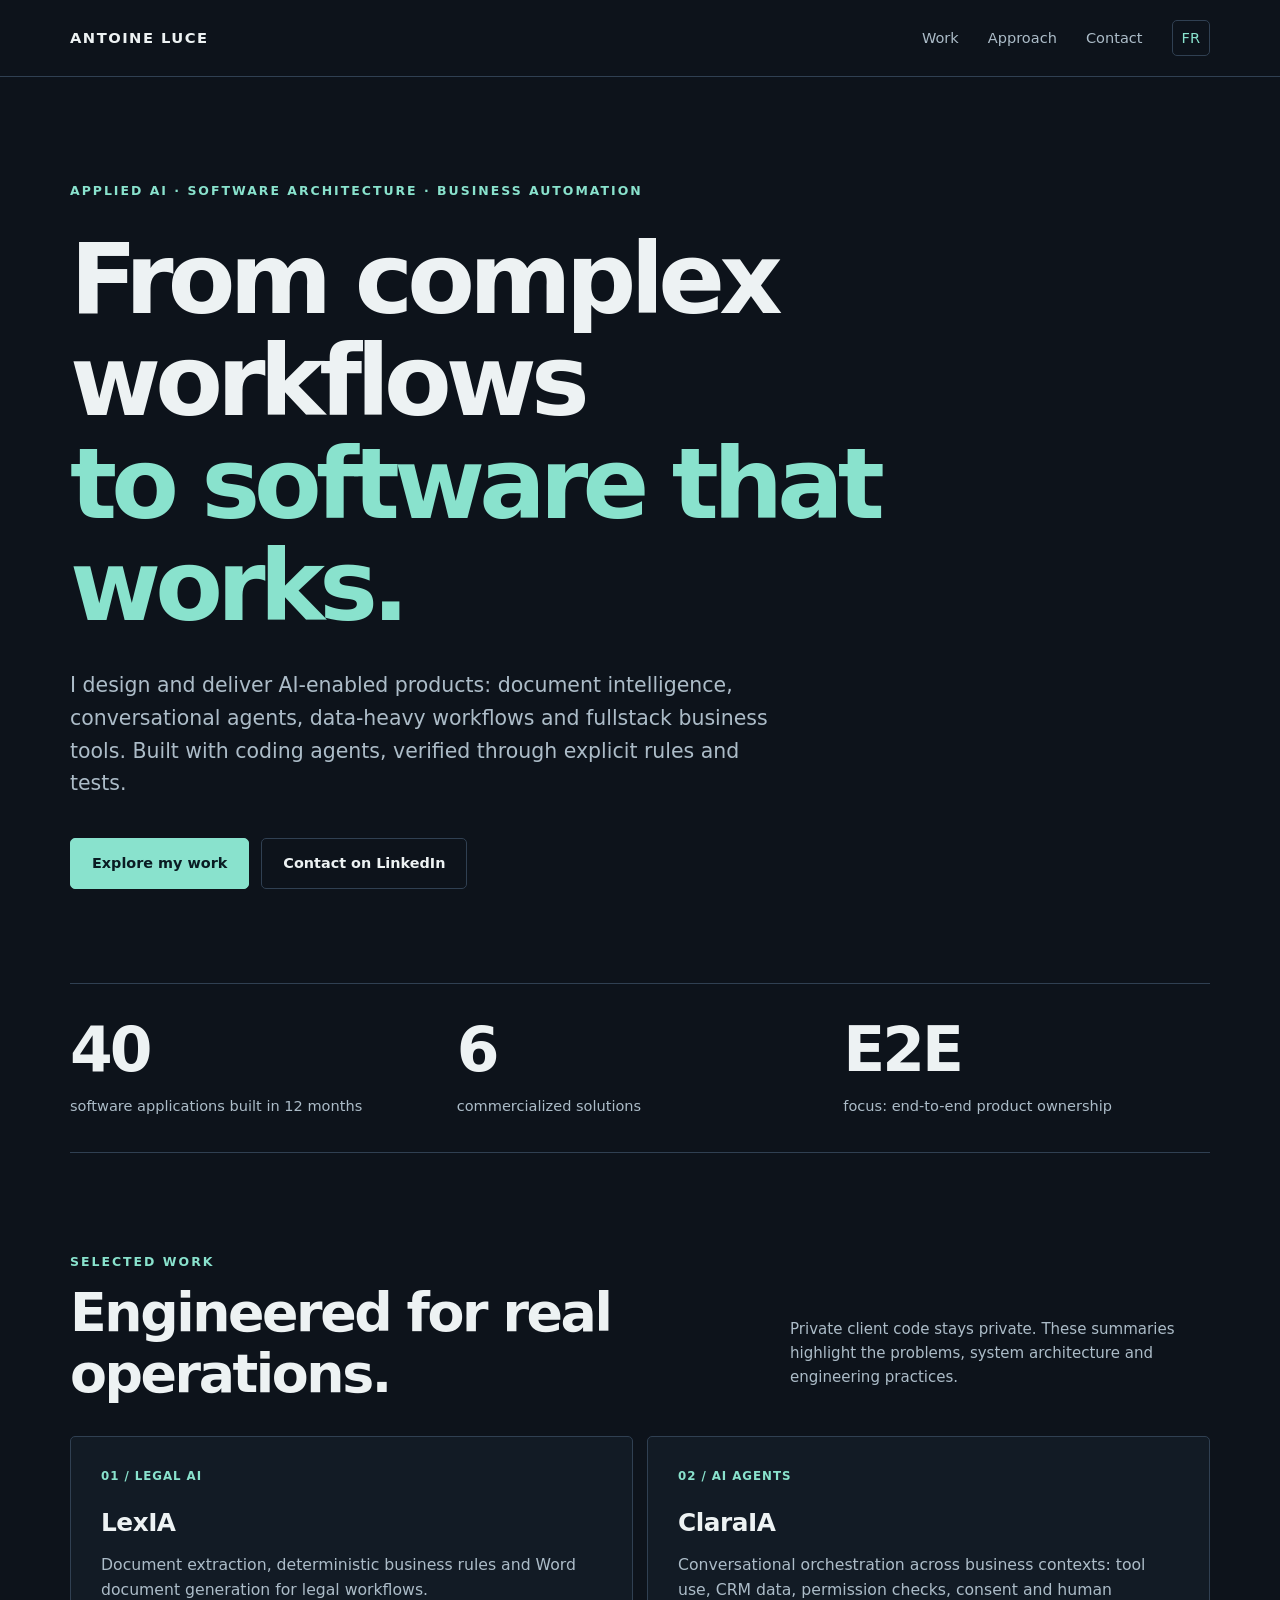
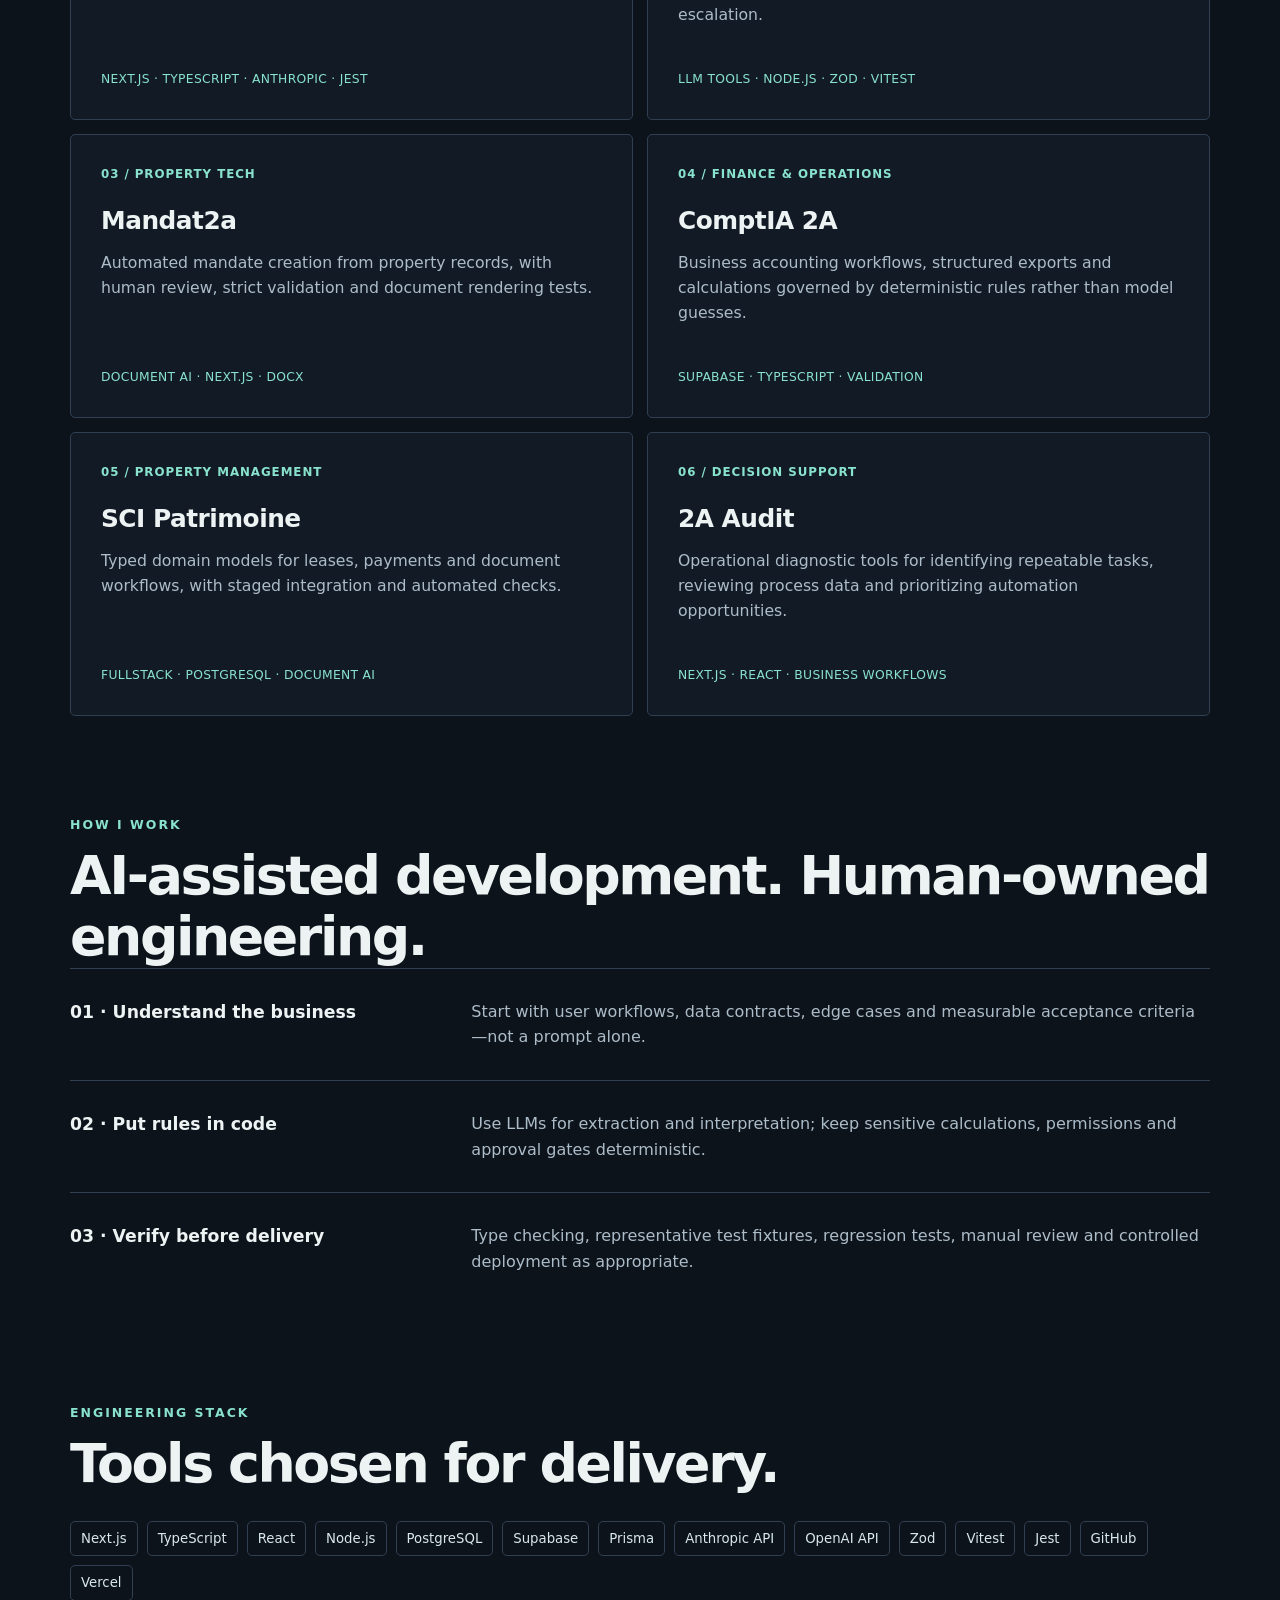
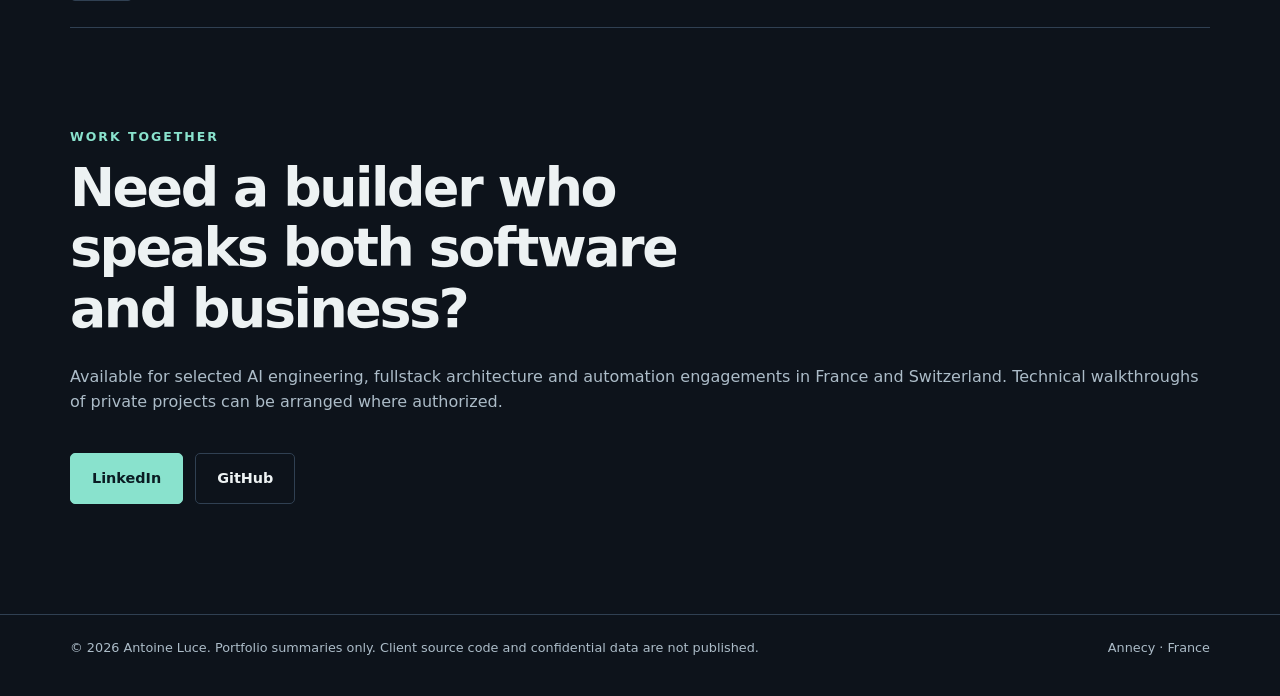
<file: index.html>
<!doctype html>
<html lang="en">
<head>
<meta charset="utf-8">
<meta name="viewport" content="width=device-width,initial-scale=1">
<meta name="description" content="Antoine Luce designs and delivers AI-enabled business applications: LLM agents, document automation, deterministic workflows and fullstack products.">
<meta name="robots" content="index,follow">
<meta name="theme-color" content="#0d131b">
<title>Antoine Luce — AI Engineer &amp; Fullstack Software Architect</title>
<link rel="stylesheet" href="assets/style.css">
</head>
<body>
<header><nav class="wrap" aria-label="Navigation principale"><a class="brand" href="index.html">ANTOINE LUCE</a><div class="navlinks"><a class="optional" href="#work">Work</a><a class="optional" href="#approach">Approach</a><a href="#contact">Contact</a><a class="lang" href="fr.html" lang="fr">FR</a></div></nav></header>
<main>
<div class="wrap"><div class="hero"><div class="eyebrow">Applied AI · Software architecture · Business automation</div><h1>From complex workflows<br><em>to software that works.</em></h1><p class="lead">I design and deliver AI-enabled products: document intelligence, conversational agents, data-heavy workflows and fullstack business tools. Built with coding agents, verified through explicit rules and tests.</p><div class="actions"><a class="action primary" href="#work">Explore my work</a><a class="action" target="_blank" rel="noopener noreferrer" href="https://www.linkedin.com/in/antoine-luce-01a2ba17b">Contact on LinkedIn</a></div></div></div>
<div class="wrap"><div class="numbers" aria-label="Key portfolio statistics"><div class="number"><strong>40</strong><span>software applications built in 12 months</span></div><div class="number"><strong>6</strong><span>commercialized solutions</span></div><div class="number"><strong>E2E</strong><span>focus: end-to-end product ownership</span></div></div></div>
<section id="work" class="wrap"><div class="section-head"><div><div class="eyebrow">Selected work</div><h2>Engineered for real operations.</h2></div><p class="small">Private client code stays private. These summaries highlight the problems, system architecture and engineering practices.</p></div><div class="work-grid"><article class="work"><div class="kicker">01 / Legal AI</div><h3>LexIA</h3><p>Document extraction, deterministic business rules and Word document generation for legal workflows.</p><div class="chips">NEXT.JS · TYPESCRIPT · ANTHROPIC · JEST</div></article>
<article class="work"><div class="kicker">02 / AI agents</div><h3>ClaraIA</h3><p>Conversational orchestration across business contexts: tool use, CRM data, permission checks, consent and human escalation.</p><div class="chips">LLM TOOLS · NODE.JS · ZOD · VITEST</div></article>
<article class="work"><div class="kicker">03 / Property tech</div><h3>Mandat2a</h3><p>Automated mandate creation from property records, with human review, strict validation and document rendering tests.</p><div class="chips">DOCUMENT AI · NEXT.JS · DOCX</div></article>
<article class="work"><div class="kicker">04 / Finance &amp; operations</div><h3>ComptIA 2A</h3><p>Business accounting workflows, structured exports and calculations governed by deterministic rules rather than model guesses.</p><div class="chips">SUPABASE · TYPESCRIPT · VALIDATION</div></article>
<article class="work"><div class="kicker">05 / Property management</div><h3>SCI Patrimoine</h3><p>Typed domain models for leases, payments and document workflows, with staged integration and automated checks.</p><div class="chips">FULLSTACK · POSTGRESQL · DOCUMENT AI</div></article>
<article class="work"><div class="kicker">06 / Decision support</div><h3>2A Audit</h3><p>Operational diagnostic tools for identifying repeatable tasks, reviewing process data and prioritizing automation opportunities.</p><div class="chips">NEXT.JS · REACT · BUSINESS WORKFLOWS</div></article></div></section>
<section id="approach" class="wrap"><div class="eyebrow">How I work</div><h2>AI-assisted development. Human-owned engineering.</h2><div class="long"><h3>01 · Understand the business</h3><p>Start with user workflows, data contracts, edge cases and measurable acceptance criteria—not a prompt alone.</p></div>
<div class="long"><h3>02 · Put rules in code</h3><p>Use LLMs for extraction and interpretation; keep sensitive calculations, permissions and approval gates deterministic.</p></div>
<div class="long"><h3>03 · Verify before delivery</h3><p>Type checking, representative test fixtures, regression tests, manual review and controlled deployment as appropriate.</p></div></section>
<section class="wrap"><div class="eyebrow">Engineering stack</div><h2>Tools chosen for delivery.</h2><div class="stack"><span>Next.js</span><span>TypeScript</span><span>React</span><span>Node.js</span><span>PostgreSQL</span><span>Supabase</span><span>Prisma</span><span>Anthropic API</span><span>OpenAI API</span><span>Zod</span><span>Vitest</span><span>Jest</span><span>GitHub</span><span>Vercel</span></div></section>
<section id="contact" class="wrap contact"><div class="eyebrow">Work together</div><h2>Need a builder who speaks both software and business?</h2><p>Available for selected AI engineering, fullstack architecture and automation engagements in France and Switzerland. Technical walkthroughs of private projects can be arranged where authorized.</p><div class="actions"><a class="action primary" target="_blank" rel="noopener noreferrer" href="https://www.linkedin.com/in/antoine-luce-01a2ba17b">LinkedIn</a><a class="action" target="_blank" rel="noopener noreferrer" href="https://github.com/antoine-luce">GitHub</a></div></section>
</main>
<footer><div class="wrap"><span>© 2026 Antoine Luce. Portfolio summaries only. Client source code and confidential data are not published.</span><span>Annecy · France</span></div></footer>
</body>
</html>
</file>
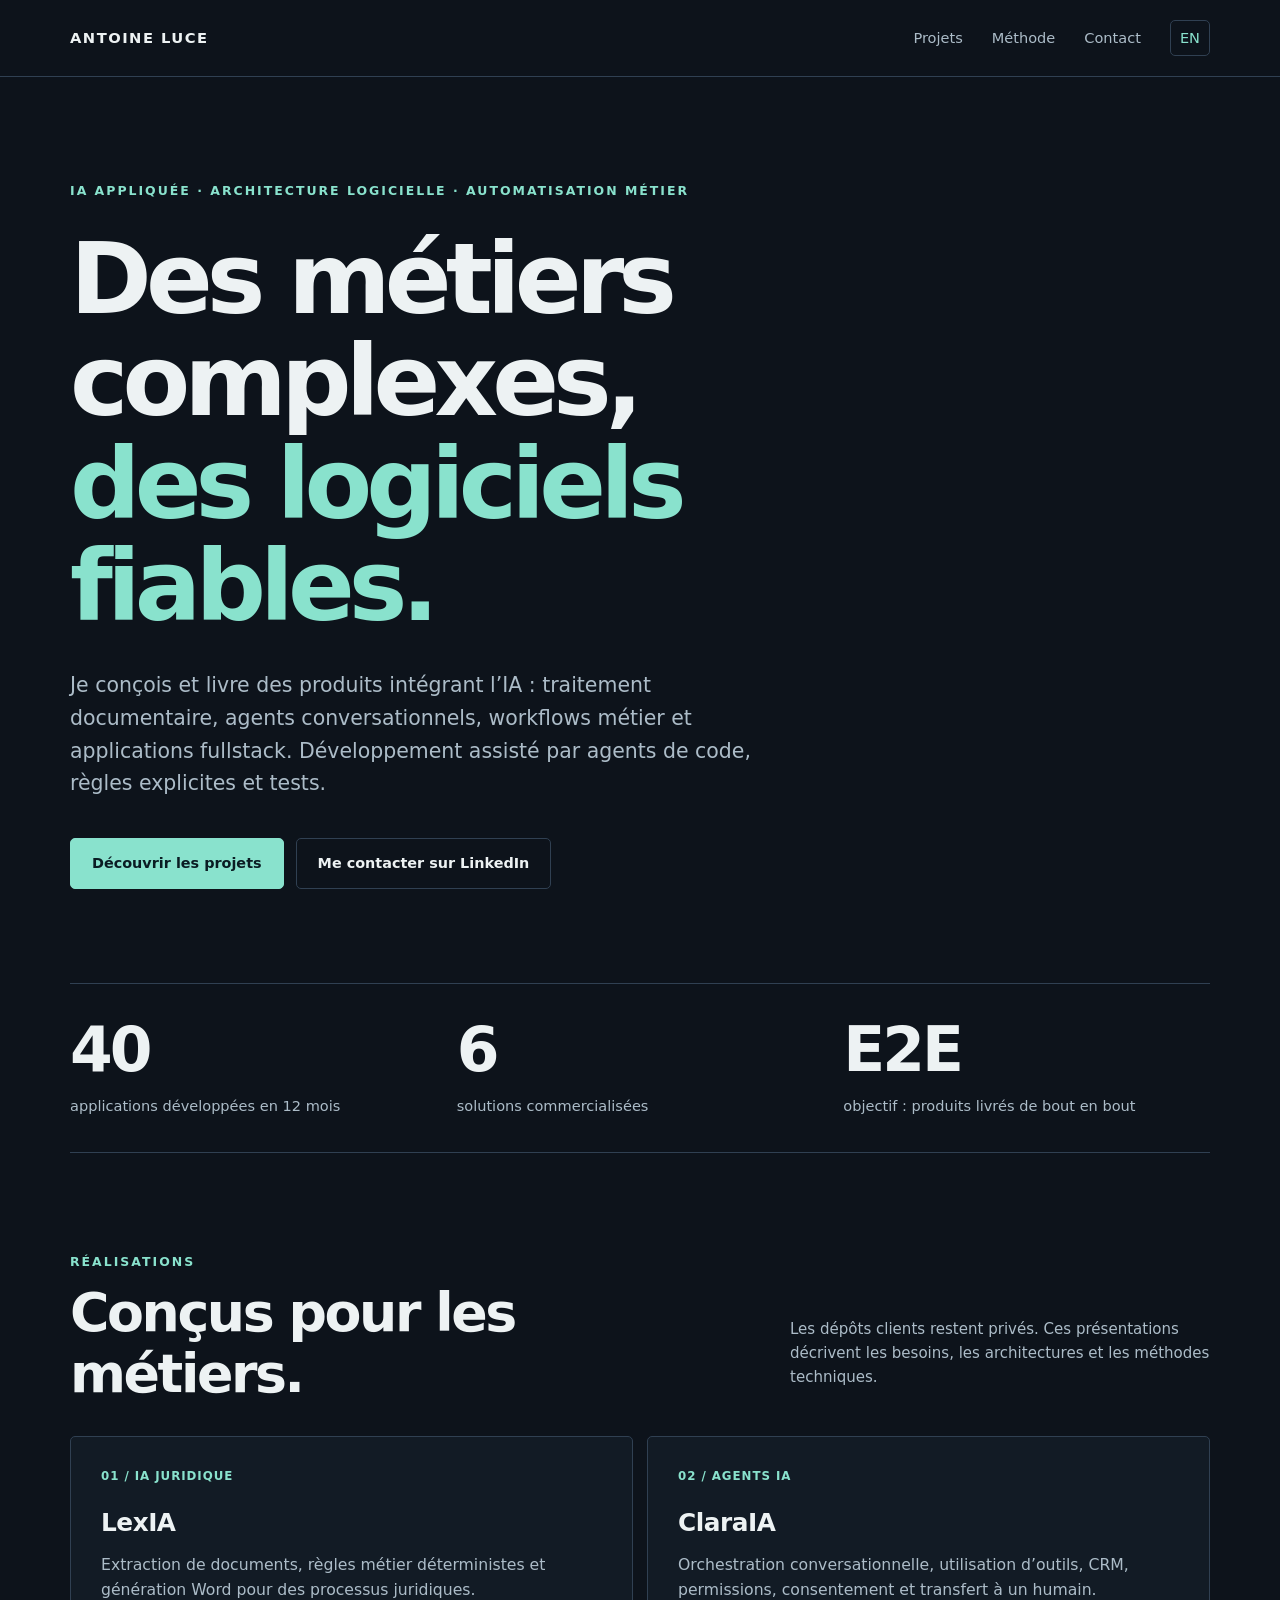
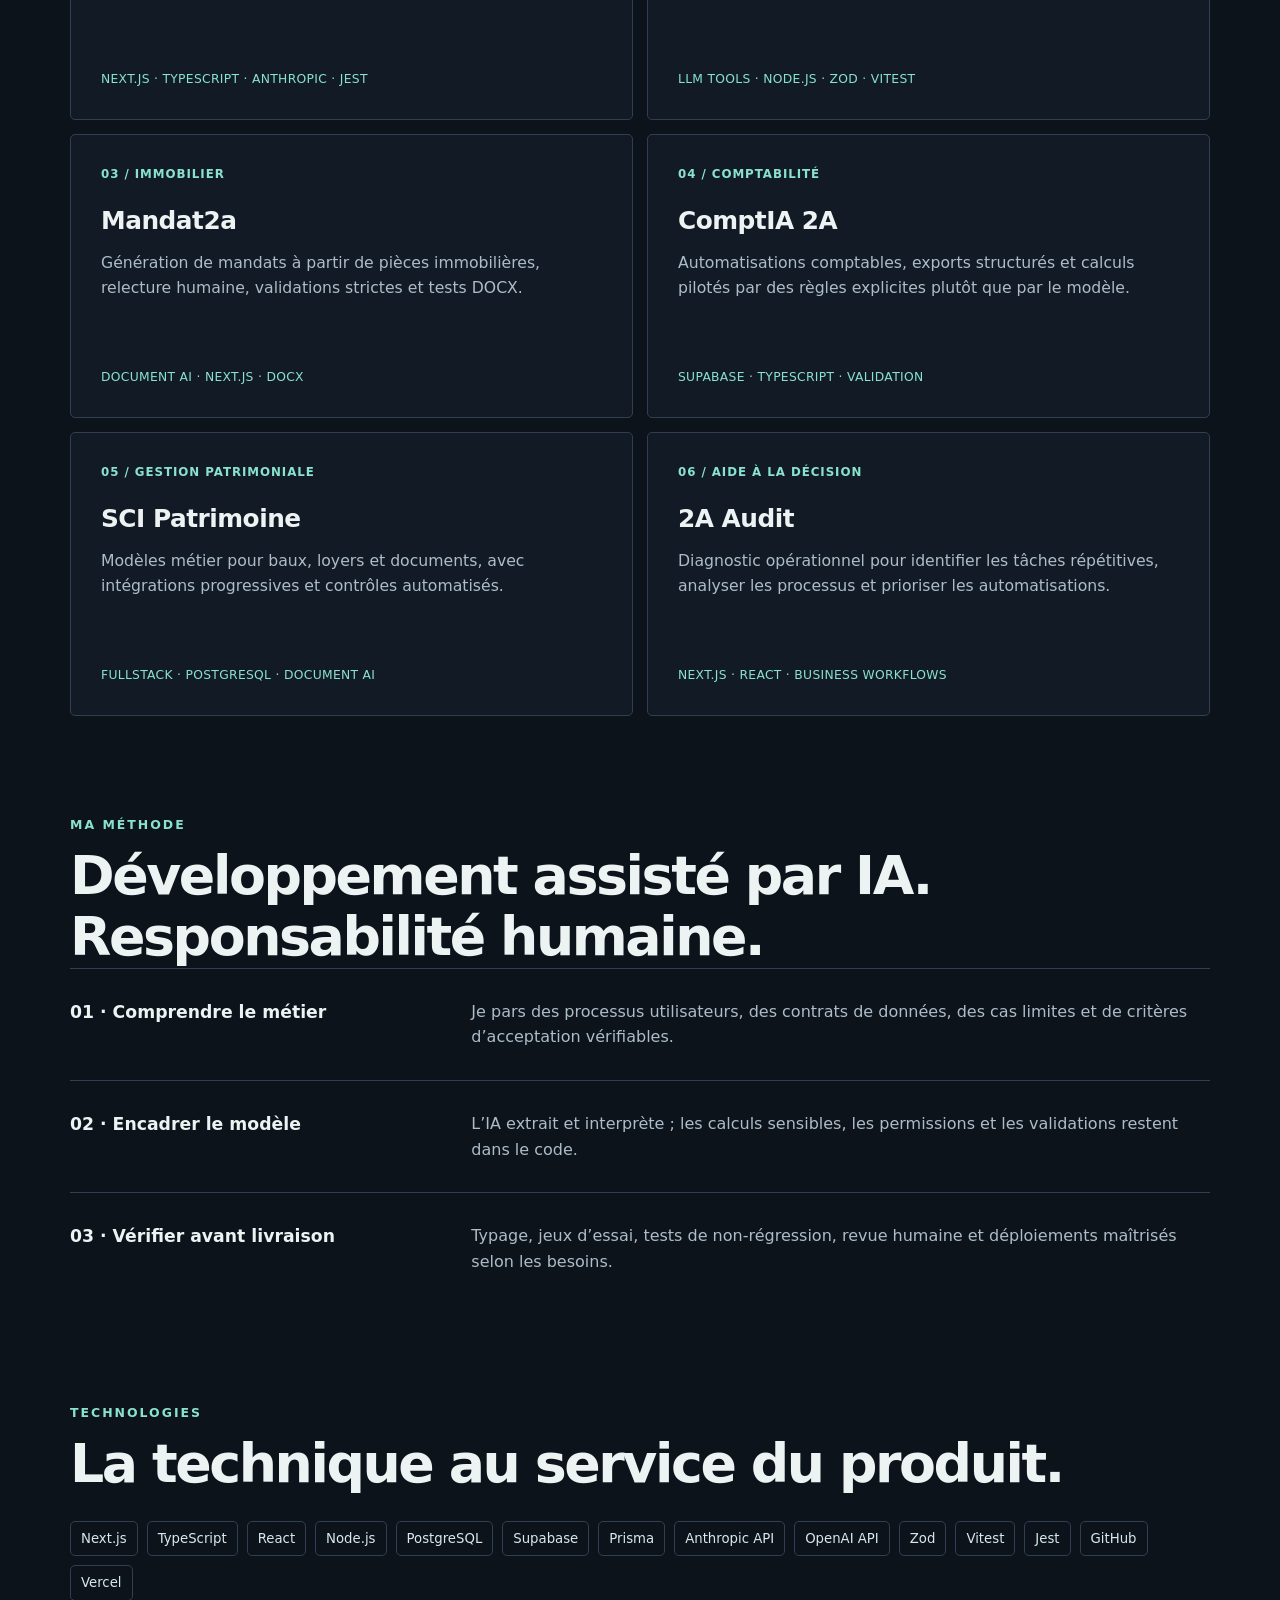
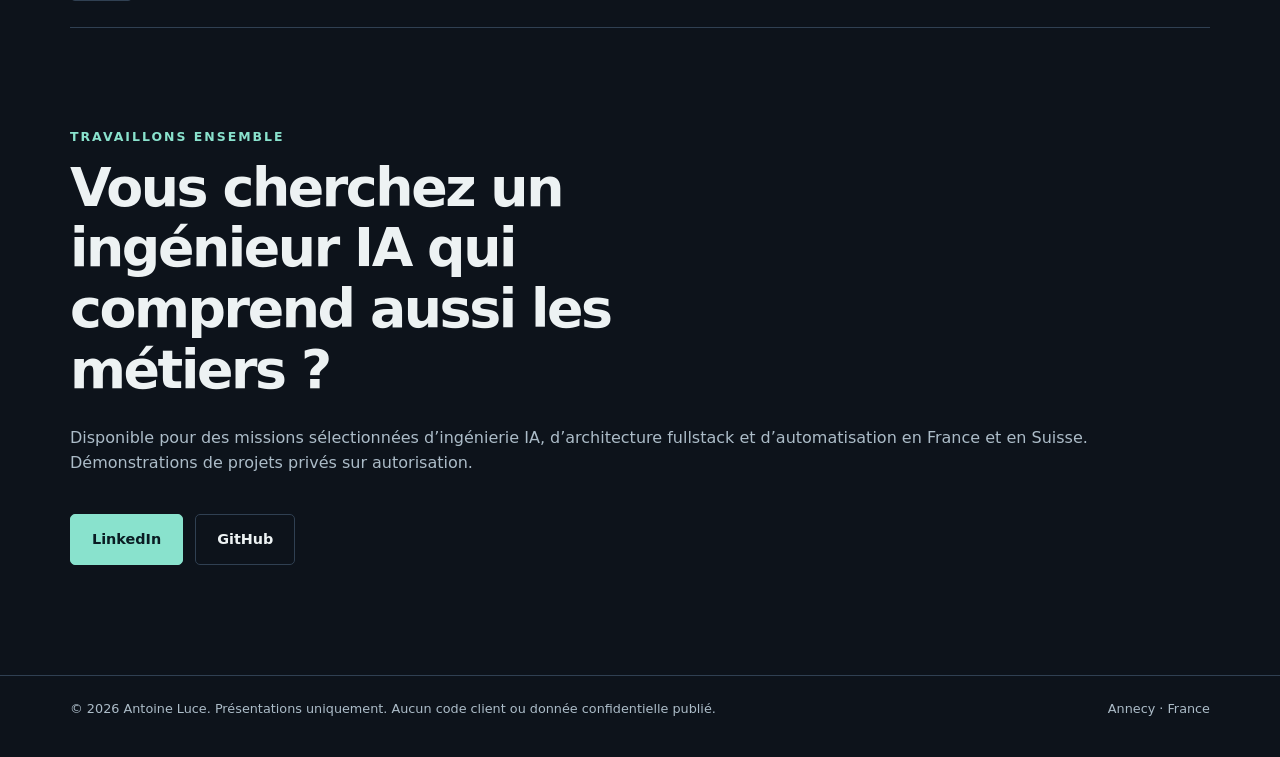
<file: fr.html>
<!doctype html>
<html lang="fr">
<head>
<meta charset="utf-8">
<meta name="viewport" content="width=device-width,initial-scale=1">
<meta name="description" content="Antoine Luce conçoit des logiciels métiers avec IA : agents LLM, automatisation documentaire, règles déterministes et applications fullstack.">
<meta name="robots" content="index,follow">
<meta name="theme-color" content="#0d131b">
<title>Antoine Luce — Ingénieur IA &amp; Architecte logiciel Fullstack</title>
<link rel="stylesheet" href="assets/style.css">
</head>
<body>
<header><nav class="wrap" aria-label="Navigation principale"><a class="brand" href="index.html">ANTOINE LUCE</a><div class="navlinks"><a class="optional" href="#work">Projets</a><a class="optional" href="#approach">Méthode</a><a href="#contact">Contact</a><a class="lang" href="index.html" lang="en">EN</a></div></nav></header>
<main>
<div class="wrap"><div class="hero"><div class="eyebrow">IA appliquée · Architecture logicielle · Automatisation métier</div><h1>Des métiers complexes,<br><em>des logiciels fiables.</em></h1><p class="lead">Je conçois et livre des produits intégrant l’IA : traitement documentaire, agents conversationnels, workflows métier et applications fullstack. Développement assisté par agents de code, règles explicites et tests.</p><div class="actions"><a class="action primary" href="#work">Découvrir les projets</a><a class="action" target="_blank" rel="noopener noreferrer" href="https://www.linkedin.com/in/antoine-luce-01a2ba17b">Me contacter sur LinkedIn</a></div></div></div>
<div class="wrap"><div class="numbers" aria-label="Key portfolio statistics"><div class="number"><strong>40</strong><span>applications développées en 12 mois</span></div><div class="number"><strong>6</strong><span>solutions commercialisées</span></div><div class="number"><strong>E2E</strong><span>objectif : produits livrés de bout en bout</span></div></div></div>
<section id="work" class="wrap"><div class="section-head"><div><div class="eyebrow">Réalisations</div><h2>Conçus pour les métiers.</h2></div><p class="small">Les dépôts clients restent privés. Ces présentations décrivent les besoins, les architectures et les méthodes techniques.</p></div><div class="work-grid"><article class="work"><div class="kicker">01 / IA juridique</div><h3>LexIA</h3><p>Extraction de documents, règles métier déterministes et génération Word pour des processus juridiques.</p><div class="chips">NEXT.JS · TYPESCRIPT · ANTHROPIC · JEST</div></article>
<article class="work"><div class="kicker">02 / Agents IA</div><h3>ClaraIA</h3><p>Orchestration conversationnelle, utilisation d’outils, CRM, permissions, consentement et transfert à un humain.</p><div class="chips">LLM TOOLS · NODE.JS · ZOD · VITEST</div></article>
<article class="work"><div class="kicker">03 / Immobilier</div><h3>Mandat2a</h3><p>Génération de mandats à partir de pièces immobilières, relecture humaine, validations strictes et tests DOCX.</p><div class="chips">DOCUMENT AI · NEXT.JS · DOCX</div></article>
<article class="work"><div class="kicker">04 / Comptabilité</div><h3>ComptIA 2A</h3><p>Automatisations comptables, exports structurés et calculs pilotés par des règles explicites plutôt que par le modèle.</p><div class="chips">SUPABASE · TYPESCRIPT · VALIDATION</div></article>
<article class="work"><div class="kicker">05 / Gestion patrimoniale</div><h3>SCI Patrimoine</h3><p>Modèles métier pour baux, loyers et documents, avec intégrations progressives et contrôles automatisés.</p><div class="chips">FULLSTACK · POSTGRESQL · DOCUMENT AI</div></article>
<article class="work"><div class="kicker">06 / Aide à la décision</div><h3>2A Audit</h3><p>Diagnostic opérationnel pour identifier les tâches répétitives, analyser les processus et prioriser les automatisations.</p><div class="chips">NEXT.JS · REACT · BUSINESS WORKFLOWS</div></article></div></section>
<section id="approach" class="wrap"><div class="eyebrow">Ma méthode</div><h2>Développement assisté par IA. Responsabilité humaine.</h2><div class="long"><h3>01 · Comprendre le métier</h3><p>Je pars des processus utilisateurs, des contrats de données, des cas limites et de critères d’acceptation vérifiables.</p></div>
<div class="long"><h3>02 · Encadrer le modèle</h3><p>L’IA extrait et interprète ; les calculs sensibles, les permissions et les validations restent dans le code.</p></div>
<div class="long"><h3>03 · Vérifier avant livraison</h3><p>Typage, jeux d’essai, tests de non-régression, revue humaine et déploiements maîtrisés selon les besoins.</p></div></section>
<section class="wrap"><div class="eyebrow">Technologies</div><h2>La technique au service du produit.</h2><div class="stack"><span>Next.js</span><span>TypeScript</span><span>React</span><span>Node.js</span><span>PostgreSQL</span><span>Supabase</span><span>Prisma</span><span>Anthropic API</span><span>OpenAI API</span><span>Zod</span><span>Vitest</span><span>Jest</span><span>GitHub</span><span>Vercel</span></div></section>
<section id="contact" class="wrap contact"><div class="eyebrow">Travaillons ensemble</div><h2>Vous cherchez un ingénieur IA qui comprend aussi les métiers ?</h2><p>Disponible pour des missions sélectionnées d’ingénierie IA, d’architecture fullstack et d’automatisation en France et en Suisse. Démonstrations de projets privés sur autorisation.</p><div class="actions"><a class="action primary" target="_blank" rel="noopener noreferrer" href="https://www.linkedin.com/in/antoine-luce-01a2ba17b">LinkedIn</a><a class="action" target="_blank" rel="noopener noreferrer" href="https://github.com/antoine-luce">GitHub</a></div></section>
</main>
<footer><div class="wrap"><span>© 2026 Antoine Luce. Présentations uniquement. Aucun code client ou donnée confidentielle publié.</span><span>Annecy · France</span></div></footer>
</body>
</html>
</file>
<file: assets/style.css>
/* Antoine Luce — public portfolio / no external assets or client files */
:root { color-scheme: dark; --bg:#0d131b; --surface:#121b25; --line:#304052; --ink:#edf2f3; --muted:#acbcc8; --teal:#89e2cd; --soft:#182731; --max:1140px; }
* { box-sizing: border-box; }
html { scroll-behavior: smooth; }
body { margin:0; background:var(--bg); color:var(--ink); font-family:ui-sans-serif,system-ui,-apple-system,BlinkMacSystemFont,"Segoe UI",sans-serif; line-height:1.6; -webkit-font-smoothing:antialiased; }
a { color:inherit; text-decoration:none; }
a:hover { color:var(--teal); }
:focus-visible { outline:2px solid var(--teal); outline-offset:4px; }
.wrap { width:min(var(--max),calc(100% - 64px)); margin-inline:auto; }
header { border-bottom:1px solid var(--line); }
nav { min-height:76px; display:flex; align-items:center; justify-content:space-between; gap:20px; }
.brand { font-size:.92rem; font-weight:800; letter-spacing:.1em; white-space:nowrap; }
.navlinks { display:flex; align-items:center; gap:29px; color:var(--muted); font-size:.91rem; }
.lang { color:var(--teal); border:1px solid var(--line); border-radius:5px; padding:5px 9px; }
.hero { padding:104px 0 94px; max-width:950px; }
.eyebrow { color:var(--teal); font-weight:700; font-size:.78rem; letter-spacing:.16em; text-transform:uppercase; }
h1 { font-size:clamp(3.35rem,7.7vw,7.1rem); line-height:1.04; font-weight:650; letter-spacing:-.06em; margin:27px 0 31px; max-width:900px; }
h1 em { color:var(--teal); font-style:normal; }
.lead { font-size:clamp(1.02rem,1.7vw,1.28rem); color:var(--muted); max-width:700px; }
.actions { display:flex; gap:12px; flex-wrap:wrap; margin:38px 0 0; }
.action { padding:13px 21px; border:1px solid var(--line); font-size:.9rem; font-weight:700; border-radius:5px; }
.action.primary { background:var(--teal); color:#0a1c23; border-color:var(--teal); }
.action:hover { transform:translateY(-1px); }
.numbers { display:grid; grid-template-columns: repeat(3,1fr); gap:20px; border-top:1px solid var(--line); border-bottom:1px solid var(--line); padding:35px 0; }
.number strong { display:block; font-weight:650; line-height:1; font-size:clamp(2.45rem,4.8vw,4.9rem); letter-spacing:-.05em; }
.number span { display:block; margin-top:13px; color:var(--muted); font-size:.91rem; }
section { padding:99px 0 0; }
.section-head { display:flex; justify-content:space-between; align-items:end; gap:35px; margin-bottom:32px; }
h2 { font-weight:650; font-size:clamp(2rem,4.2vw,3.55rem); line-height:1.13; letter-spacing:-.045em; margin:11px 0 0; }
.small { color:var(--muted); max-width:420px; font-size:.94rem; }
.work-grid { display:grid; grid-template-columns:repeat(2,1fr); gap:14px; }
.work { background:var(--surface); padding:30px; min-height:284px; border:1px solid var(--line); border-radius:5px; display:flex; flex-direction:column; }
.work .kicker { color:var(--teal); text-transform:uppercase; letter-spacing:.08em; font-size:.74rem; font-weight:750; }
.work h3 { font-size:1.55rem; font-weight:650; margin:17px 0 9px; letter-spacing:-.02em; }
.work p { color:var(--muted); margin:0 0 18px; font-size:.98rem; }
.work .chips { margin-top:auto; color:var(--teal); font-size:.77rem; letter-spacing:.025em; }
.long { border-top:1px solid var(--line); padding:30px 0; display:grid; grid-template-columns: 1fr 2fr; gap:32px; }
.long:first-of-type { margin-top:26px; }
.long h3 { margin:0; font-size:1.08rem; font-weight:750; }
.long p { margin:0; color:var(--muted); }
.stack { padding:26px 0; display:flex; flex-wrap:wrap; gap:9px; }
.stack span { font-size:.83rem; border:1px solid var(--line); border-radius:5px; padding:6px 10px; color:#d8e8ed; }
.contact { border-top:1px solid var(--line); padding-bottom:110px; }
.contact h2 { max-width:650px; margin-bottom:24px; }
.contact p { color:var(--muted); }
footer { border-top:1px solid var(--line); padding:23px 0 38px; color:var(--muted); font-size:.8rem; }
footer .wrap { display:flex; justify-content:space-between; gap:24px; }
@media(max-width:750px) { .wrap{width:min(100% - 36px,var(--max))} nav{min-height:68px} .navlinks{gap:13px;font-size:.85rem} .navlinks .optional{display:none} .hero{padding:72px 0 64px} h1{font-size:clamp(3rem,12vw,5.1rem)} .numbers{gap:10px} section{padding-top:70px} .section-head{display:block} .work-grid{grid-template-columns:1fr} .work{min-height:240px;padding:24px} .long{grid-template-columns:1fr;gap:8px} footer .wrap{display:block} footer .wrap>*{display:block;margin-bottom:8px} }
@media(prefers-reduced-motion:reduce){html{scroll-behavior:auto}.action:hover{transform:none}}
</file>
